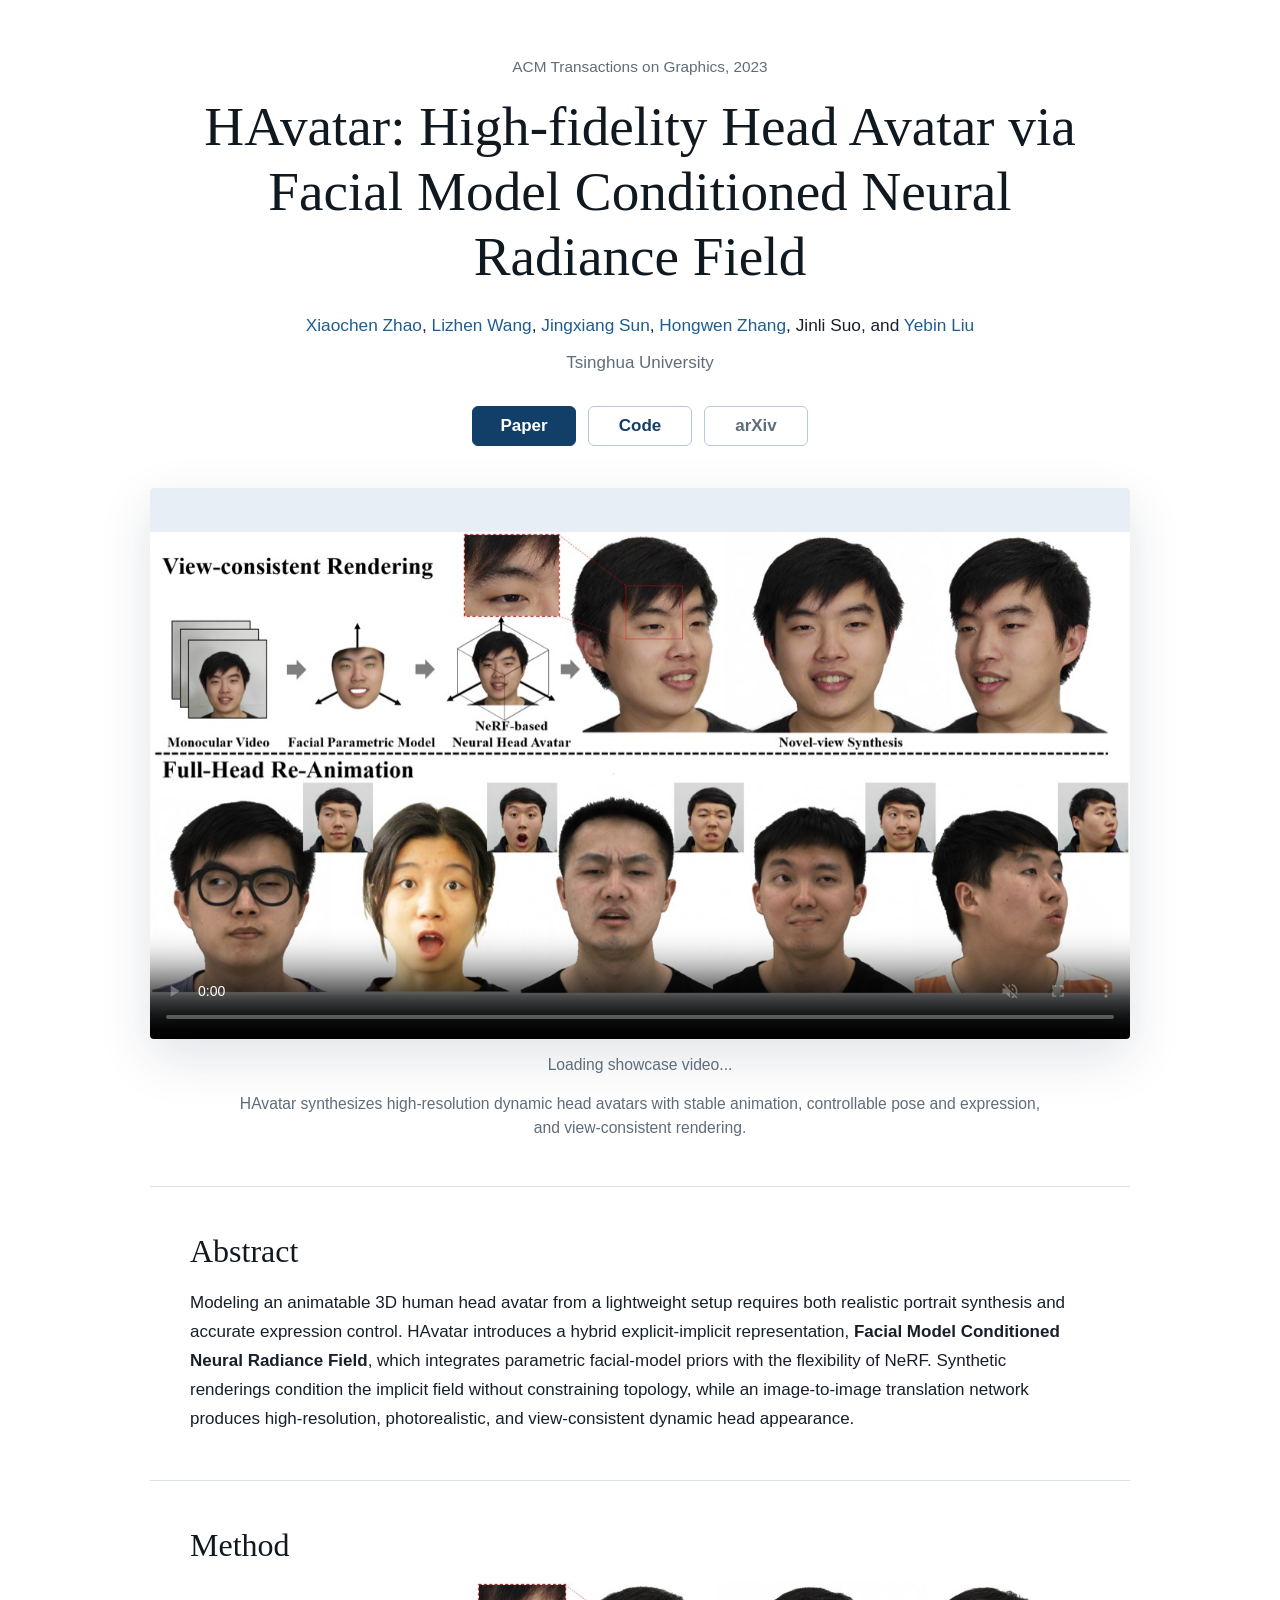
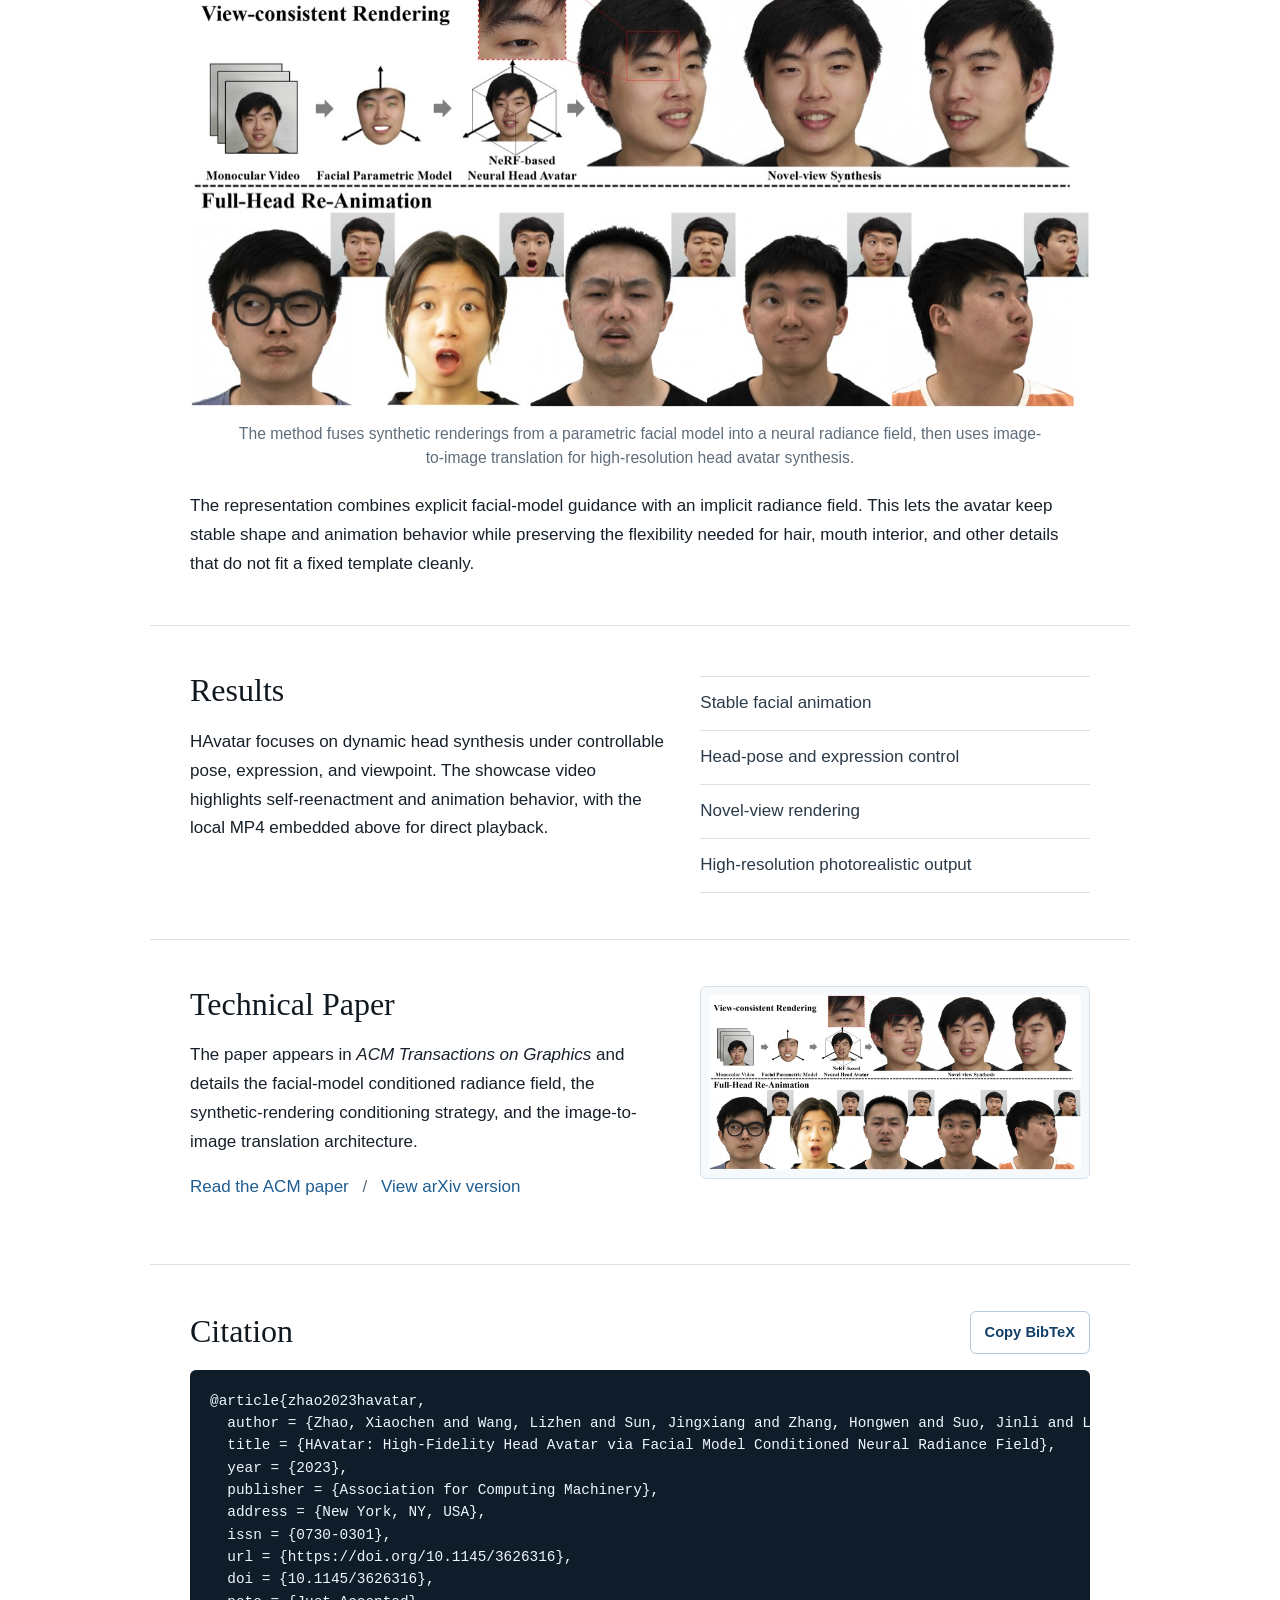
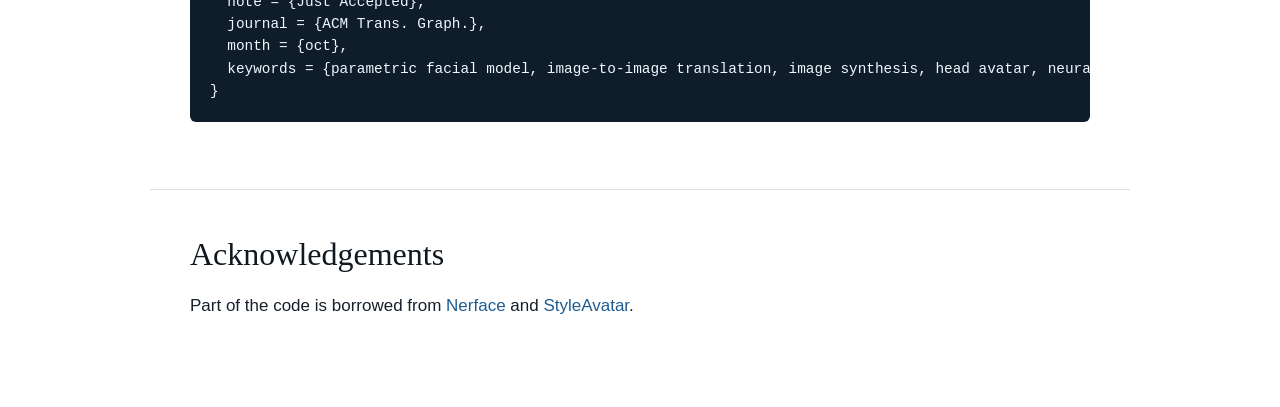
<file: havatar_page/index.html>
<!doctype html>
<html lang="en">
  <head>
    <meta charset="utf-8">
    <meta name="viewport" content="width=device-width, initial-scale=1">
    <title>HAvatar: High-fidelity Head Avatar via Facial Model Conditioned Neural Radiance Field</title>
    <meta
      name="description"
      content="Project page for HAvatar, an ACM Transactions on Graphics 2023 paper on high-fidelity animatable head avatars with a facial-model conditioned neural radiance field."
    >
    <meta property="og:title" content="HAvatar: High-fidelity Head Avatar">
    <meta
      property="og:description"
      content="High-fidelity dynamic head avatar synthesis with facial-model conditioned neural radiance fields."
    >
    <meta property="og:type" content="website">
    <meta property="og:url" content="https://xchenz.github.io/havatar_page/">
            <link rel="stylesheet" href="style.css">
    <link
      rel="icon"
      type="image/svg+xml"
      href="data:image/svg+xml,%3Csvg xmlns='http://www.w3.org/2000/svg' viewBox='0 0 64 64'%3E%3Crect width='64' height='64' rx='14' fill='%230f2742'/%3E%3Cpath d='M18 45V19h6v10h16V19h6v26h-6V34H24v11H18z' fill='%23fff'/%3E%3Ccircle cx='32' cy='32' r='25' fill='none' stroke='%236fa8dc' stroke-width='3'/%3E%3C/svg%3E"
    >
  </head>
  <body data-teaser-src="assets/teaser.txt">
    <main class="page-shell">
      <header class="hero" aria-labelledby="paper-title">
        <p class="venue">ACM Transactions on Graphics, 2023</p>
        <h1 id="paper-title">HAvatar: High-fidelity Head Avatar via Facial Model Conditioned Neural Radiance Field</h1>

        <p class="authors" aria-label="Authors">
          <a href="https://xiaochen-zhao.netlify.app/">Xiaochen Zhao</a>,
          <a href="https://lizhenwangt.github.io/">Lizhen Wang</a>,
          <a href="https://mrtornado24.github.io/">Jingxiang Sun</a>,
          <a href="https://hongwenzhang.github.io/">Hongwen Zhang</a>,
          Jinli Suo, and
          <a href="https://www.liuyebin.xyz/">Yebin Liu</a>
        </p>
        <p class="affiliation">Tsinghua University</p>

        <nav class="paper-links" aria-label="Project links">
          <a class="button primary" href="https://dl.acm.org/doi/full/10.1145/3626316">Paper</a>
          <a class="button" href="https://github.com/XChenZ/havatar">Code</a>
          <a class="button subtle" href="https://arxiv.org/abs/2309.17128">arXiv</a>
        </nav>
      </header>

      <section class="showcase" aria-labelledby="showcase-title">
        <h2 id="showcase-title" class="visually-hidden">HAvatar showcase video</h2>
        <video
          class="hero-video"
          controls
          autoplay
          muted
          loop
          playsinline
          preload="metadata"
          data-video-manifest="assets/video-b64/manifest.json"
          poster="[data-uri]" data-teaser-image
          aria-label="HAvatar showcase video demonstrating head-pose control, expression control, and novel-view rendering"
        >
          Your browser does not support embedded video playback.
        </video>
        <p class="video-status" role="status" aria-live="polite">Loading showcase video...</p>
        <p class="caption">
          HAvatar synthesizes high-resolution dynamic head avatars with stable animation, controllable pose and expression, and view-consistent rendering.
        </p>
      </section>

      <hr>

      <section class="section" aria-labelledby="abstract-title">
        <h2 id="abstract-title">Abstract</h2>
        <p>
          Modeling an animatable 3D human head avatar from a lightweight setup requires both realistic portrait synthesis and accurate expression control. HAvatar introduces a hybrid explicit-implicit representation, <strong>Facial Model Conditioned Neural Radiance Field</strong>, which integrates parametric facial-model priors with the flexibility of NeRF. Synthetic renderings condition the implicit field without constraining topology, while an image-to-image translation network produces high-resolution, photorealistic, and view-consistent dynamic head appearance.
        </p>
      </section>

      <hr>

      <section class="section" aria-labelledby="method-title">
        <h2 id="method-title">Method</h2>
        <figure>
          <a href="[data-uri]" data-teaser-link>
            <img
              src="[data-uri]" data-teaser-image
              alt="Overview figure for HAvatar showing facial model conditioning and neural rendering results"
              width="1280"
              height="605"
              loading="lazy"
            >
          </a>
          <figcaption>
            The method fuses synthetic renderings from a parametric facial model into a neural radiance field, then uses image-to-image translation for high-resolution head avatar synthesis.
          </figcaption>
        </figure>
        <p>
          The representation combines explicit facial-model guidance with an implicit radiance field. This lets the avatar keep stable shape and animation behavior while preserving the flexibility needed for hair, mouth interior, and other details that do not fit a fixed template cleanly.
        </p>
      </section>

      <hr>

      <section class="section two-column" aria-labelledby="results-title">
        <div>
          <h2 id="results-title">Results</h2>
          <p>
            HAvatar focuses on dynamic head synthesis under controllable pose, expression, and viewpoint. The showcase video highlights self-reenactment and animation behavior, with the local MP4 embedded above for direct playback.
          </p>
        </div>
        <ul class="result-list" aria-label="Result capabilities">
          <li>Stable facial animation</li>
          <li>Head-pose and expression control</li>
          <li>Novel-view rendering</li>
          <li>High-resolution photorealistic output</li>
        </ul>
      </section>

      <hr>

      <section class="section paper-section" aria-labelledby="technical-paper-title">
        <div>
          <h2 id="technical-paper-title">Technical Paper</h2>
          <p>
            The paper appears in <em>ACM Transactions on Graphics</em> and details the facial-model conditioned radiance field, the synthetic-rendering conditioning strategy, and the image-to-image translation architecture.
          </p>
          <p class="inline-links">
            <a href="https://dl.acm.org/doi/full/10.1145/3626316">Read the ACM paper</a>
            <span aria-hidden="true">/</span>
            <a href="https://arxiv.org/abs/2309.17128">View arXiv version</a>
          </p>
        </div>
        <a class="paper-thumb" href="https://dl.acm.org/doi/full/10.1145/3626316" aria-label="Open the HAvatar paper">
          <img
            src="[data-uri]" data-teaser-image
            alt="Thumbnail for the HAvatar technical paper"
            width="1280"
            height="605"
            loading="lazy"
          >
        </a>
      </section>

      <hr>

      <section class="section citation-section" aria-labelledby="citation-title">
        <div class="section-heading">
          <h2 id="citation-title">Citation</h2>
          <button class="copy-button" type="button" data-copy-target="bibtex">Copy BibTeX</button>
        </div>
        <pre id="bibtex" tabindex="0"><code>@article{zhao2023havatar,
  author = {Zhao, Xiaochen and Wang, Lizhen and Sun, Jingxiang and Zhang, Hongwen and Suo, Jinli and Liu, Yebin},
  title = {HAvatar: High-Fidelity Head Avatar via Facial Model Conditioned Neural Radiance Field},
  year = {2023},
  publisher = {Association for Computing Machinery},
  address = {New York, NY, USA},
  issn = {0730-0301},
  url = {https://doi.org/10.1145/3626316},
  doi = {10.1145/3626316},
  note = {Just Accepted},
  journal = {ACM Trans. Graph.},
  month = {oct},
  keywords = {parametric facial model, image-to-image translation, image synthesis, head avatar, neural radiance field}
}</code></pre>
        <p class="copy-status" role="status" aria-live="polite"></p>
      </section>

      <hr>

      <section class="section" aria-labelledby="acknowledgements-title">
        <h2 id="acknowledgements-title">Acknowledgements</h2>
        <p>
          Part of the code is borrowed from <a href="https://github.com/gafniguy/4D-Facial-Avatars">Nerface</a> and <a href="https://github.com/LizhenWangT/StyleAvatar">StyleAvatar</a>.
        </p>
      </section>
    </main>

    <script src="script.js"></script>
  </body>
</html>
</file>
<file: havatar_page/style.css>
:root {
  color-scheme: light;
  --text: #17202a;
  --muted: #5f6d7a;
  --line: #d8e0e8;
  --link: #1f5d91;
  --link-strong: #123f68;
  --surface: #f6f9fc;
  --code: #0f1d2a;
  --shadow: 0 18px 52px rgba(15, 39, 66, 0.13);
  font-family: "Helvetica Neue", Arial, sans-serif;
}

* {
  box-sizing: border-box;
}

html {
  background: #fff;
  color: var(--text);
  scroll-behavior: smooth;
}

body {
  margin: 0;
  font-size: 17px;
  line-height: 1.7;
}

a {
  color: var(--link);
  text-decoration: none;
}

a:hover,
a:focus-visible {
  color: var(--link-strong);
  text-decoration: underline;
}

a:focus-visible,
button:focus-visible,
pre:focus-visible,
video:focus-visible {
  outline: 3px solid rgba(31, 93, 145, 0.28);
  outline-offset: 4px;
}

.page-shell {
  width: min(100% - 36px, 980px);
  margin: 0 auto;
  padding: 54px 0 70px;
}

.hero {
  text-align: center;
}

.venue {
  margin: 0 0 14px;
  color: var(--muted);
  font-size: 0.96rem;
}

h1,
h2 {
  font-family: Georgia, "Times New Roman", serif;
  font-weight: 500;
  line-height: 1.18;
  color: #101820;
}

h1 {
  max-width: 920px;
  margin: 0 auto 22px;
  font-size: clamp(2.15rem, 6vw, 3.45rem);
}

h2 {
  margin: 0 0 18px;
  font-size: clamp(1.45rem, 3vw, 2rem);
}

.authors {
  max-width: 780px;
  margin: 0 auto 8px;
  font-size: 1.08rem;
}

.affiliation {
  margin: 0;
  color: var(--muted);
}

.paper-links {
  display: flex;
  flex-wrap: wrap;
  justify-content: center;
  gap: 12px;
  margin-top: 28px;
}

.button {
  min-width: 104px;
  border: 1px solid #b7c8d9;
  border-radius: 6px;
  padding: 9px 18px;
  background: #fff;
  color: var(--link-strong);
  font-weight: 600;
  line-height: 1.2;
  text-align: center;
}

.button:hover,
.button:focus-visible {
  background: #edf5fb;
  text-decoration: none;
}

.button.primary {
  border-color: var(--link-strong);
  background: var(--link-strong);
  color: #fff;
}

.button.primary:hover,
.button.primary:focus-visible {
  background: #0c3153;
}

.button.subtle {
  color: var(--muted);
}

.showcase {
  margin: 42px 0 0;
}

.hero-video,
figure img,
.paper-thumb img {
  display: block;
  width: 100%;
  height: auto;
  border-radius: 4px;
  background: #e8eef5;
}

.hero-video {
  aspect-ratio: 16 / 9;
  object-fit: contain;
  box-shadow: var(--shadow);
}

.caption,
.video-status,
figcaption {
  max-width: 820px;
  margin: 14px auto 0;
  color: var(--muted);
  font-size: 0.98rem;
  line-height: 1.55;
  text-align: center;
}

.video-status:empty {
  display: none;
}

hr {
  border: 0;
  border-top: 1px solid var(--line);
  margin: 46px 0;
}

.section {
  max-width: 900px;
  margin: 0 auto;
}

.section p {
  margin: 0 0 16px;
}

figure {
  margin: 0 0 22px;
}

.two-column,
.paper-section {
  display: grid;
  grid-template-columns: minmax(0, 1.1fr) minmax(260px, 0.9fr);
  gap: 34px;
  align-items: start;
}

.result-list {
  margin: 4px 0 0;
  padding: 0;
  list-style: none;
  border-top: 1px solid var(--line);
}

.result-list li {
  padding: 12px 0;
  border-bottom: 1px solid var(--line);
  color: #2b3a48;
}

.paper-thumb {
  display: block;
  border: 1px solid var(--line);
  border-radius: 6px;
  padding: 8px;
  background: var(--surface);
}

.paper-thumb:hover,
.paper-thumb:focus-visible {
  border-color: #97b4ce;
}

.inline-links {
  color: var(--muted);
}

.inline-links span {
  margin: 0 9px;
}

.section-heading {
  display: flex;
  align-items: center;
  justify-content: space-between;
  gap: 18px;
  margin-bottom: 16px;
}

.section-heading h2 {
  margin: 0;
}

.copy-button {
  border: 1px solid #b7c8d9;
  border-radius: 6px;
  padding: 8px 14px;
  background: #fff;
  color: var(--link-strong);
  font: inherit;
  font-size: 0.92rem;
  font-weight: 600;
  cursor: pointer;
}

.copy-button:hover {
  background: #edf5fb;
}

pre {
  margin: 0;
  overflow-x: auto;
  border-radius: 6px;
  padding: 20px;
  background: var(--code);
  color: #eff7ff;
  font-size: 0.9rem;
  line-height: 1.55;
  white-space: pre;
}

.copy-status {
  min-height: 1.4em;
  margin-top: 10px;
  color: var(--muted);
  font-size: 0.92rem;
}

.visually-hidden {
  position: absolute;
  width: 1px;
  height: 1px;
  overflow: hidden;
  clip: rect(0 0 0 0);
  white-space: nowrap;
}

@media (max-width: 760px) {
  .page-shell {
    width: min(100% - 28px, 980px);
    padding-top: 34px;
  }

  body {
    font-size: 16px;
  }

  h1 {
    font-size: clamp(1.78rem, 10vw, 2.4rem);
  }

  .paper-links {
    display: grid;
    grid-template-columns: 1fr;
    gap: 10px;
  }

  .button {
    width: 100%;
  }

  .two-column,
  .paper-section {
    grid-template-columns: 1fr;
    gap: 22px;
  }

  .section-heading {
    align-items: flex-start;
    flex-direction: column;
  }

  pre {
    padding: 16px;
    font-size: 0.78rem;
  }
}

@media (prefers-reduced-motion: reduce) {
  html {
    scroll-behavior: auto;
  }

  .hero-video {
    box-shadow: none;
  }
}
</file>
